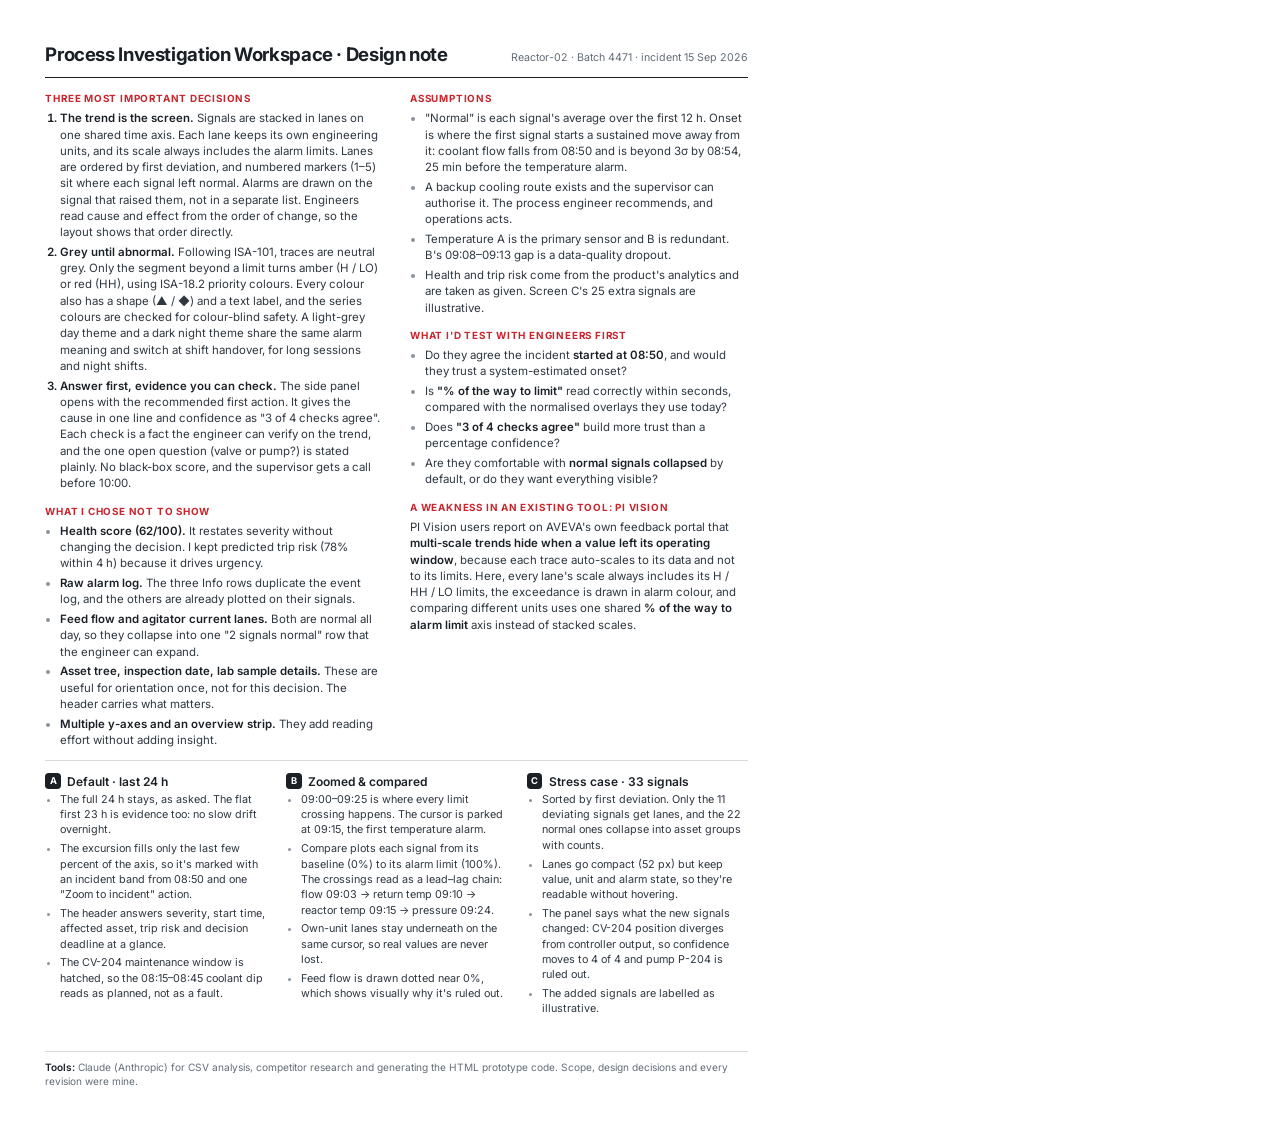
<file: design-note/design-note.html>
<!doctype html>
<html lang="en">
<head>
<meta charset="utf-8">
<title>Design note · Process Investigation Workspace</title>
<link href="https://fonts.googleapis.com/css2?family=Inter:wght@400;500;600;700&display=swap" rel="stylesheet">
<style>
  @page { size: A4; margin: 0; }
  * { box-sizing: border-box; margin: 0; padding: 0; }
  body { font: 8.6pt/1.42 "Inter", system-ui, sans-serif; color: #1B2026; background: #fff; }
  .page { width: 210mm; height: 297mm; padding: 11mm 12mm 9mm; display: flex; flex-direction: column; overflow: hidden; }
  header { display: flex; align-items: baseline; justify-content: space-between; border-bottom: 1.5px solid #1B2026; padding-bottom: 2.4mm; margin-bottom: 3.4mm; }
  h1 { font-size: 14pt; font-weight: 700; letter-spacing: -.02em; }
  header span { font-size: 8pt; color: #636C77; }
  h2 { font-size: 7.4pt; font-weight: 700; letter-spacing: .08em; text-transform: uppercase; color: #C9252D; margin-bottom: 1.4mm; }
  h3 { font-size: 9pt; font-weight: 600; margin-bottom: .6mm; }
  section { margin-bottom: 3.2mm; }
  p { color: #2F3740; }
  ol, ul { padding-left: 4mm; color: #2F3740; }
  li { margin-bottom: .9mm; }
  li::marker { color: #8A929B; }
  ol > li::marker { font-weight: 600; color: #1B2026; }
  b { font-weight: 600; color: #1B2026; }
  .cols { display: grid; grid-template-columns: 1fr 1fr; gap: 0 7mm; }
  .screens { display: grid; grid-template-columns: 1fr 1fr 1fr; gap: 0 5mm; border-top: 1px solid #D6DADF; padding-top: 3mm; }
  .screens h3 { display: flex; align-items: center; gap: 1.6mm; }
  .tag { display: inline-grid; place-items: center; width: 4.2mm; height: 4.2mm; border-radius: 1mm; background: #1B2026; color: #fff; font-size: 7pt; font-weight: 700; }
  .screens ul { font-size: 8.1pt; }
  footer { margin-top: auto; padding-top: 2mm; border-top: 1px solid #D6DADF; font-size: 7.6pt; color: #636C77; }
</style>
</head>
<body>
<div class="page">
  <header>
    <h1>Process Investigation Workspace · Design note</h1>
    <span>Reactor-02 · Batch 4471 · incident 15 Sep 2026</span>
  </header>

  <div class="cols">
    <div>
      <section>
        <h2>Three most important decisions</h2>
        <ol>
          <li><b>The trend is the screen.</b> Signals are stacked in lanes on one shared time axis. Each lane keeps its own engineering units, and its scale always includes the alarm limits. Lanes are ordered by first deviation, and numbered markers (1–5) sit where each signal left normal. Alarms are drawn on the signal that raised them, not in a separate list. Engineers read cause and effect from the order of change, so the layout shows that order directly.</li>
          <li><b>Grey until abnormal.</b> Following ISA-101, traces are neutral grey. Only the segment beyond a limit turns amber (H / LO) or red (HH), using ISA-18.2 priority colours. Every colour also has a shape (▲ / ◆) and a text label, and the series colours are checked for colour-blind safety. A light-grey day theme and a dark night theme share the same alarm meaning and switch at shift handover, for long sessions and night shifts.</li>
          <li><b>Answer first, evidence you can check.</b> The side panel opens with the recommended first action. It gives the cause in one line and confidence as "3 of 4 checks agree". Each check is a fact the engineer can verify on the trend, and the one open question (valve or pump?) is stated plainly. No black-box score, and the supervisor gets a call before 10:00.</li>
        </ol>
      </section>
      <section>
        <h2>What I chose not to show</h2>
        <ul>
          <li><b>Health score (62/100).</b> It restates severity without changing the decision. I kept predicted trip risk (78% within 4 h) because it drives urgency.</li>
          <li><b>Raw alarm log.</b> The three Info rows duplicate the event log, and the others are already plotted on their signals.</li>
          <li><b>Feed flow and agitator current lanes.</b> Both are normal all day, so they collapse into one "2 signals normal" row that the engineer can expand.</li>
          <li><b>Asset tree, inspection date, lab sample details.</b> These are useful for orientation once, not for this decision. The header carries what matters.</li>
          <li><b>Multiple y-axes and an overview strip.</b> They add reading effort without adding insight.</li>
        </ul>
      </section>
    </div>
    <div>
      <section>
        <h2>Assumptions</h2>
        <ul>
          <li>"Normal" is each signal's average over the first 12 h. Onset is where the first signal starts a sustained move away from it: coolant flow falls from 08:50 and is beyond 3σ by 08:54, 25 min before the temperature alarm.</li>
          <li>A backup cooling route exists and the supervisor can authorise it. The process engineer recommends, and operations acts.</li>
          <li>Temperature A is the primary sensor and B is redundant. B's 09:08–09:13 gap is a data-quality dropout.</li>
          <li>Health and trip risk come from the product's analytics and are taken as given. Screen C's 25 extra signals are illustrative.</li>
        </ul>
      </section>
      <section>
        <h2>What I'd test with engineers first</h2>
        <ul>
          <li>Do they agree the incident <b>started at 08:50</b>, and would they trust a system-estimated onset?</li>
          <li>Is <b>"% of the way to limit"</b> read correctly within seconds, compared with the normalised overlays they use today?</li>
          <li>Does <b>"3 of 4 checks agree"</b> build more trust than a percentage confidence?</li>
          <li>Are they comfortable with <b>normal signals collapsed</b> by default, or do they want everything visible?</li>
        </ul>
      </section>
      <section>
        <h2>A weakness in an existing tool: PI Vision</h2>
        <p>PI Vision users report on AVEVA's own feedback portal that <b>multi-scale trends hide when a value left its operating window</b>, because each trace auto-scales to its data and not to its limits. Here, every lane's scale always includes its H / HH / LO limits, the exceedance is drawn in alarm colour, and comparing different units uses one shared <b>% of the way to alarm limit</b> axis instead of stacked scales.</p>
      </section>
    </div>
  </div>

  <div class="screens">
    <div>
      <h3><span class="tag">A</span>Default · last 24 h</h3>
      <ul>
        <li>The full 24 h stays, as asked. The flat first 23 h is evidence too: no slow drift overnight.</li>
        <li>The excursion fills only the last few percent of the axis, so it's marked with an incident band from 08:50 and one "Zoom to incident" action.</li>
        <li>The header answers severity, start time, affected asset, trip risk and decision deadline at a glance.</li>
        <li>The CV-204 maintenance window is hatched, so the 08:15–08:45 coolant dip reads as planned, not as a fault.</li>
      </ul>
    </div>
    <div>
      <h3><span class="tag">B</span>Zoomed &amp; compared</h3>
      <ul>
        <li>09:00–09:25 is where every limit crossing happens. The cursor is parked at 09:15, the first temperature alarm.</li>
        <li>Compare plots each signal from its baseline (0%) to its alarm limit (100%). The crossings read as a lead–lag chain: flow 09:03 → return temp 09:10 → reactor temp 09:15 → pressure 09:24.</li>
        <li>Own-unit lanes stay underneath on the same cursor, so real values are never lost.</li>
        <li>Feed flow is drawn dotted near 0%, which shows visually why it's ruled out.</li>
      </ul>
    </div>
    <div>
      <h3><span class="tag">C</span>Stress case · 33 signals</h3>
      <ul>
        <li>Sorted by first deviation. Only the 11 deviating signals get lanes, and the 22 normal ones collapse into asset groups with counts.</li>
        <li>Lanes go compact (52 px) but keep value, unit and alarm state, so they're readable without hovering.</li>
        <li>The panel says what the new signals changed: CV-204 position diverges from controller output, so confidence moves to 4 of 4 and pump P-204 is ruled out.</li>
        <li>The added signals are labelled as illustrative.</li>
      </ul>
    </div>
  </div>

  <footer><b>Tools:</b> Claude (Anthropic) for CSV analysis, competitor research and generating the HTML prototype code. Scope, design decisions and every revision were mine.</footer>
</div>
</body>
</html>
</file>
